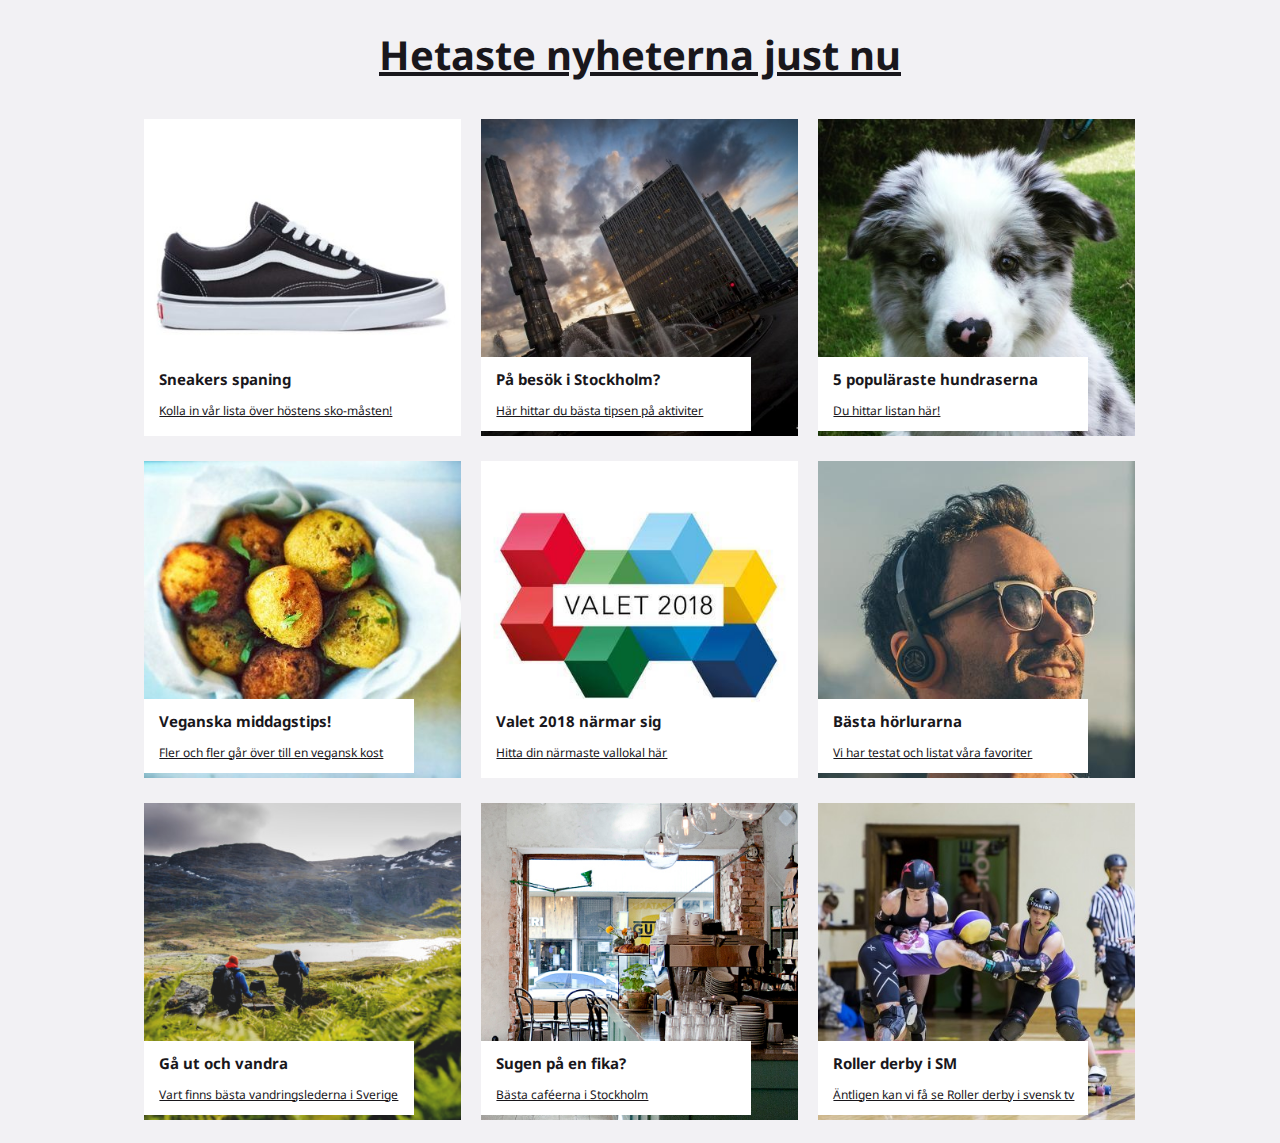
<file: index.html>
<!DOCTYPE html>
<html>
  <head>
    <meta charset="utf-8" />
    <title>Newpaper Assignment</title>
    <link rel="stylesheet" href="style.css" />
    <link href="https://fonts.googleapis.com/css?family=Noto+Sans" rel="stylesheet">
    <meta name="viewport" content="width=device-width, initial-scale=1.0">
  </head>
  <body>

      <!-- Placeholder for your code! -->
      <header>
        <h1>Hetaste nyheterna just nu</h1>
      </header>
      <div class="container">
        <div class="box">
          <img src="./images/vans.jpeg">
          <div class="box-text">
            <h2>
              Sneakers spaning
            </h2>
            <p>
              Kolla in vår lista över
              höstens sko-måsten!
            </p>
          </div>
        </div>

        <div class="box">
          <img src="./images/stockholm2.jpg">
          <div class="box-text">
            <h2>
              På besök i Stockholm?
            </h2>
            <p>
              Här hittar du bästa
              tipsen på aktiviter
            </p>
          </div>
        </div>

        <div class="box">
          <img src="./images/hundvalp2.jpg">
          <div class="box-text">
            <h2>
              5 populäraste hundraserna
            </h2>
            <p>
              Du hittar listan här!
            </p>
          </div>
        </div>

        <div class="box">
          <img src="./images/veganmat.jpg">
          <div class="box-text">
            <h2>
              Veganska middagstips!
            </h2>
            <p>
              Fler och fler går över till en vegansk kost
            </p>
          </div>
        </div>

        <div class="box">
          <img src="./images/valet2018.jpeg">
          <div class="box-text">
            <h2>
              Valet 2018 närmar sig
            </h2>
            <p>
              Hitta din närmaste vallokal här
            </p>
          </div>
        </div>

        <div class="box">
          <img src="./images/headphones2.jpg">
          <div class="box-text">
            <h2>
              Bästa hörlurarna
            </h2>
            <p>
              Vi har testat och
              listat våra favoriter
            </p>
          </div>
        </div>

        <div class="box">
          <img src="./images/hiking.jpg">
          <div class="box-text">
            <h2>
              Gå ut och vandra
            </h2>
            <p>
              Vart finns bästa vandringslederna
              i Sverige
            </p>
          </div>
        </div>

        <div class="box">
          <img src="./images/cafe.jpg">
          <div class="box-text">
            <h2>
              Sugen på en fika?
            </h2>
            <p>
              Bästa caféerna i Stockholm
            </p>
          </div>
        </div>

        <div class="box">
          <img src="./images/rollerderby.jpeg">
          <div class="box-text">
            <h2>
              Roller derby i SM
            </h2>
            <p>
              Äntligen kan vi få se
              Roller derby i svensk tv
            </p>
          </div>
        </div>
    </section>
  </body>
</html>
</file>
<file: style.css>
*{
  box-sizing: border-box;
}

body {
  background: #f2f1f4;
  color: #19171c;
  font-family: 'Noto Sans', sans-serif;
}

h1 {
  font-size: 40px;
  text-align: center;
  text-decoration: underline;
}

h2{
  padding-left: 15px;
  font-size: 15px;
  line-height: 20px;
}

p{
  padding-left: 15px;
  font-size: 12px;
  text-decoration: underline;
}

.container{
  overflow: auto;
  margin: auto;
  width: 80%;
}

.container .box{
  width: 33.33%;
  float: left;
  position: relative;
  padding: 10px;
}

.container .box img{
 width: 100%;
}

img{
  opacity: 1.0;
}

img:hover {
    opacity: 0.5;
}

.box-text{
  position: absolute;
  bottom:20px;
  background: white;
  width: 80%;
}

@media (max-width: 600px){
  .container .box{
    width: 100%;
  }
  .box-text {
    padding: 10px 0;
  }
  h2, p {
    margin: 0;
  }
}

@media (min-width: 600px) and (max-width: 900px){
  .container .box{
    width: 50%;
  }
}
</file>
